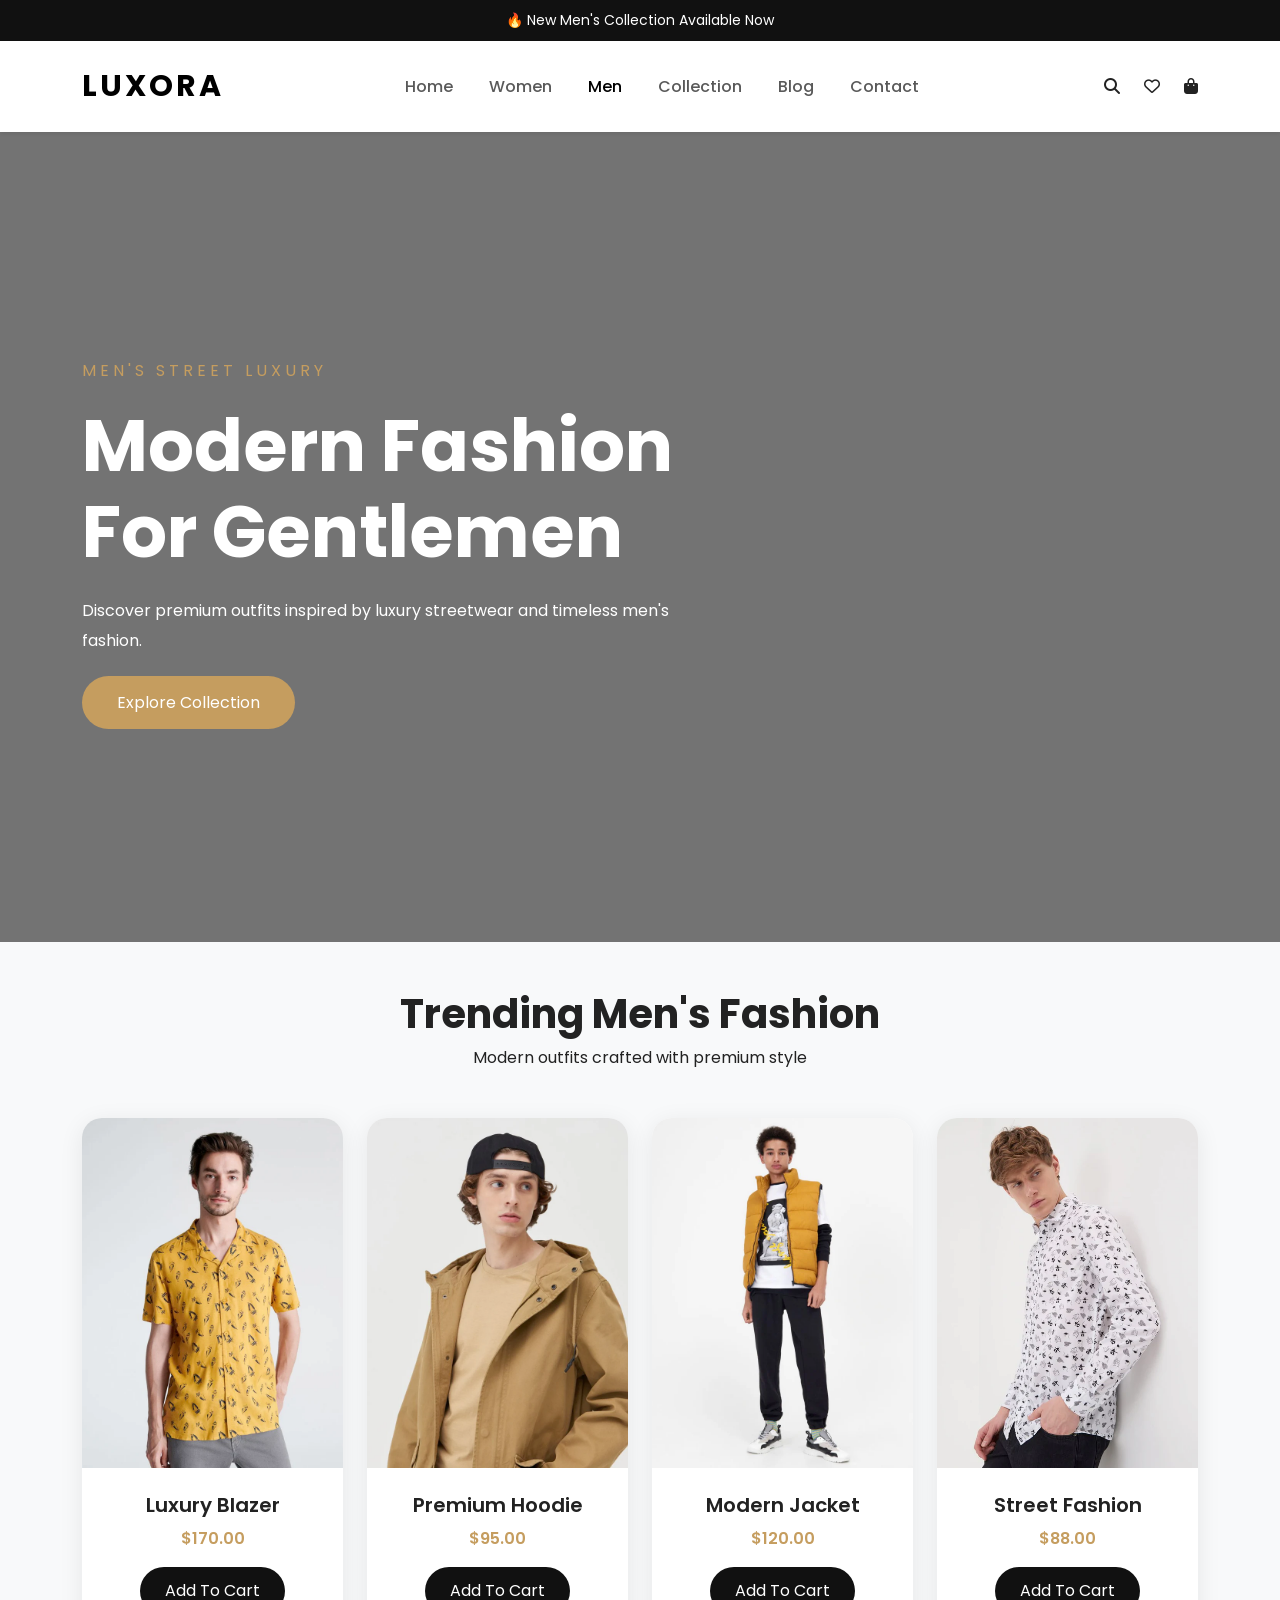
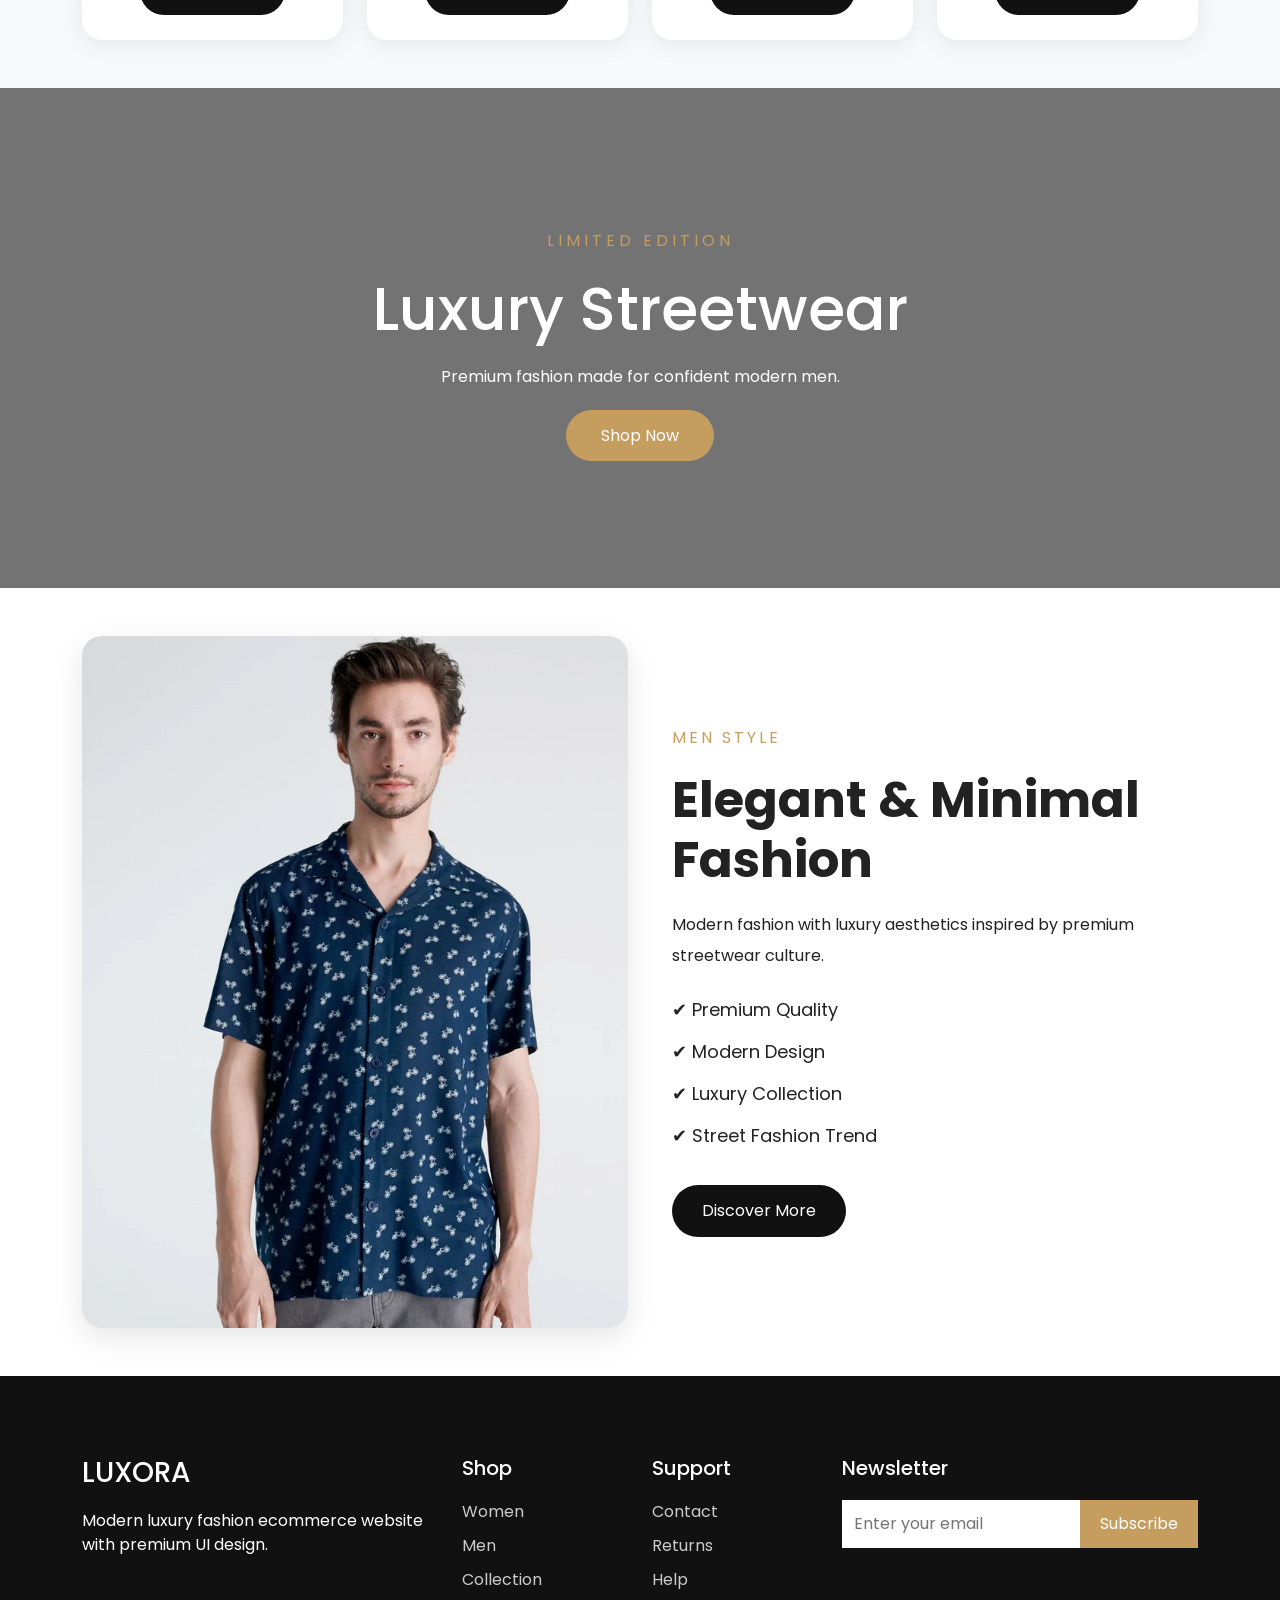
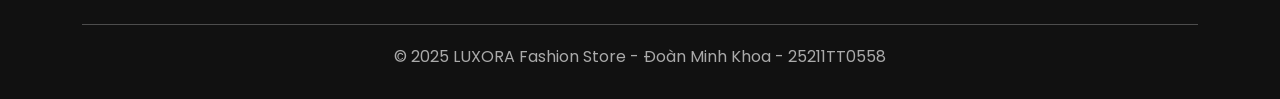
<file: men.html>
<!-- men.html -->

<!DOCTYPE html>
<html lang="en">
<head>
  <meta charset="UTF-8">
  <meta name="viewport" content="width=device-width, initial-scale=1.0">

  <title>Men Fashion | LUXORA</title>

  <!-- Bootstrap -->
  <link href="https://cdn.jsdelivr.net/npm/bootstrap@5.3.3/dist/css/bootstrap.min.css" rel="stylesheet">

  <!-- Font Awesome -->
  <link rel="stylesheet" href="https://cdnjs.cloudflare.com/ajax/libs/font-awesome/6.5.2/css/all.min.css">

  <!-- CSS -->
  <link rel="stylesheet" href="style.css">

</head>
<body>

<!-- TOPBAR -->
<div class="topbar text-center">
  🔥 New Men's Collection Available Now
</div>

<!-- NAVBAR -->
<nav class="navbar navbar-expand-lg navbar-light bg-white sticky-top shadow-sm">

  <div class="container">

    <a class="navbar-brand fw-bold logo" href="index.html">
      LUXORA
    </a>

    <button class="navbar-toggler" type="button" data-bs-toggle="collapse" data-bs-target="#menu">
      <span class="navbar-toggler-icon"></span>
    </button>

    <div class="collapse navbar-collapse" id="menu">

      <ul class="navbar-nav mx-auto">

        <li class="nav-item">
          <a class="nav-link" href="index.html">Home</a>
        </li>

        <li class="nav-item">
          <a class="nav-link" href="women.html">Women</a>
        </li>

        <li class="nav-item">
          <a class="nav-link active" href="men.html">Men</a>
        </li>

        <li class="nav-item">
          <a class="nav-link" href="collection.html">Collection</a>
        </li>

        <li class="nav-item">
          <a class="nav-link" href="blog.html">Blog</a>
        </li>

        <li class="nav-item">
          <a class="nav-link" href="contact.html">Contact</a>
        </li>

      </ul>

      <div class="icons">
        <i class="fa-solid fa-magnifying-glass"></i>
        <i class="fa-regular fa-heart"></i>
        <i class="fa-solid fa-bag-shopping"></i>
      </div>

    </div>

  </div>

</nav>

<!-- HERO -->
<section class="men-hero">

  <div class="container">

    <div class="men-content">

      <span>MEN'S STREET LUXURY</span>

      <h1>
        Modern Fashion
        For Gentlemen
      </h1>

      <p>
        Discover premium outfits inspired by luxury streetwear and timeless men's fashion.
      </p>

      <a href="#">
        Explore Collection
      </a>

    </div>

  </div>

</section>

<!-- PRODUCTS -->
<section class="py-5 bg-light">

  <div class="container">

    <div class="text-center mb-5">

      <h2 class="section-title">
        Trending Men's Fashion
      </h2>

      <p>
        Modern outfits crafted with premium style
      </p>

    </div>

    <div class="row g-4">

      <!-- PRODUCT -->
      <div class="col-lg-3 col-md-6">

        <div class="men-card">

          <div class="men-image">
            <img src="img/man/man 1.jpg">
          </div>

          <div class="men-info">

            <h5>Luxury Blazer</h5>

            <p>$170.00</p>

            <button>Add To Cart</button>

          </div>

        </div>

      </div>

      <!-- PRODUCT -->
      <div class="col-lg-3 col-md-6">

        <div class="men-card">

          <div class="men-image">
            <img src="img/man/man 2.jpg">
          </div>

          <div class="men-info">

            <h5>Premium Hoodie</h5>

            <p>$95.00</p>

            <button>Add To Cart</button>

          </div>

        </div>

      </div>

      <!-- PRODUCT -->
      <div class="col-lg-3 col-md-6">

        <div class="men-card">

          <div class="men-image">
            <img src="img/man/man 3.jpg">
          </div>

          <div class="men-info">

            <h5>Modern Jacket</h5>

            <p>$120.00</p>

            <button>Add To Cart</button>

          </div>

        </div>

      </div>

      <!-- PRODUCT -->
      <div class="col-lg-3 col-md-6">

        <div class="men-card">

          <div class="men-image">
            <img src="img/man/man 4.jpg">
          </div>

          <div class="men-info">

            <h5>Street Fashion</h5>

            <p>$88.00</p>

            <button>Add To Cart</button>

          </div>

        </div>

      </div>

    </div>

  </div>

</section>

<!-- BANNER -->
<section class="men-banner">

  <div class="men-overlay">

    <div class="men-banner-content">

      <span>LIMITED EDITION</span>

      <h2>Luxury Streetwear</h2>

      <p>
        Premium fashion made for confident modern men.
      </p>

      <a href="#">
        Shop Now
      </a>

    </div>

  </div>

</section>

<!-- STYLE SECTION -->
<section class="py-5">

  <div class="container">

    <div class="row align-items-center">

      <div class="col-lg-6">

        <img
          src="img/man/man 6.jpg"
          class="img-fluid style-image"
        >

      </div>

      <div class="col-lg-6">

        <div class="style-content">

          <span>MEN STYLE</span>

          <h2>
            Elegant &
            Minimal Fashion
          </h2>

          <p>
            Modern fashion with luxury aesthetics inspired by premium streetwear culture.
          </p>

          <ul>
            <li>✔ Premium Quality</li>
            <li>✔ Modern Design</li>
            <li>✔ Luxury Collection</li>
            <li>✔ Street Fashion Trend</li>
          </ul>

          <a href="#">
            Discover More
          </a>

        </div>

      </div>

    </div>

  </div>

</section>

<!-- FOOTER -->
<footer class="footer">

  <div class="container">

    <div class="row">

      <div class="col-lg-4">

        <h3>LUXORA</h3>

        <p>
          Modern luxury fashion ecommerce website with premium UI design.
        </p>

      </div>

      <div class="col-lg-2">

        <h5>Shop</h5>

        <ul>
          <li>Women</li>
          <li>Men</li>
          <li>Collection</li>
        </ul>

      </div>

      <div class="col-lg-2">

        <h5>Support</h5>

        <ul>
          <li>Contact</li>
          <li>Returns</li>
          <li>Help</li>
        </ul>

      </div>

      <div class="col-lg-4">

        <h5>Newsletter</h5>

        <div class="newsletter">

          <input type="email" placeholder="Enter your email">

          <button>
            Subscribe
          </button>

        </div>

      </div>

    </div>

    <hr>

    <div class="footer-bottom">
      © 2025 LUXORA Fashion Store - Đoàn Minh Khoa - 25211TT0558
    </div>

  </div>

</footer>

<script src="https://cdn.jsdelivr.net/npm/bootstrap@5.3.3/dist/js/bootstrap.bundle.min.js"></script>

</body>
</html>
</file>
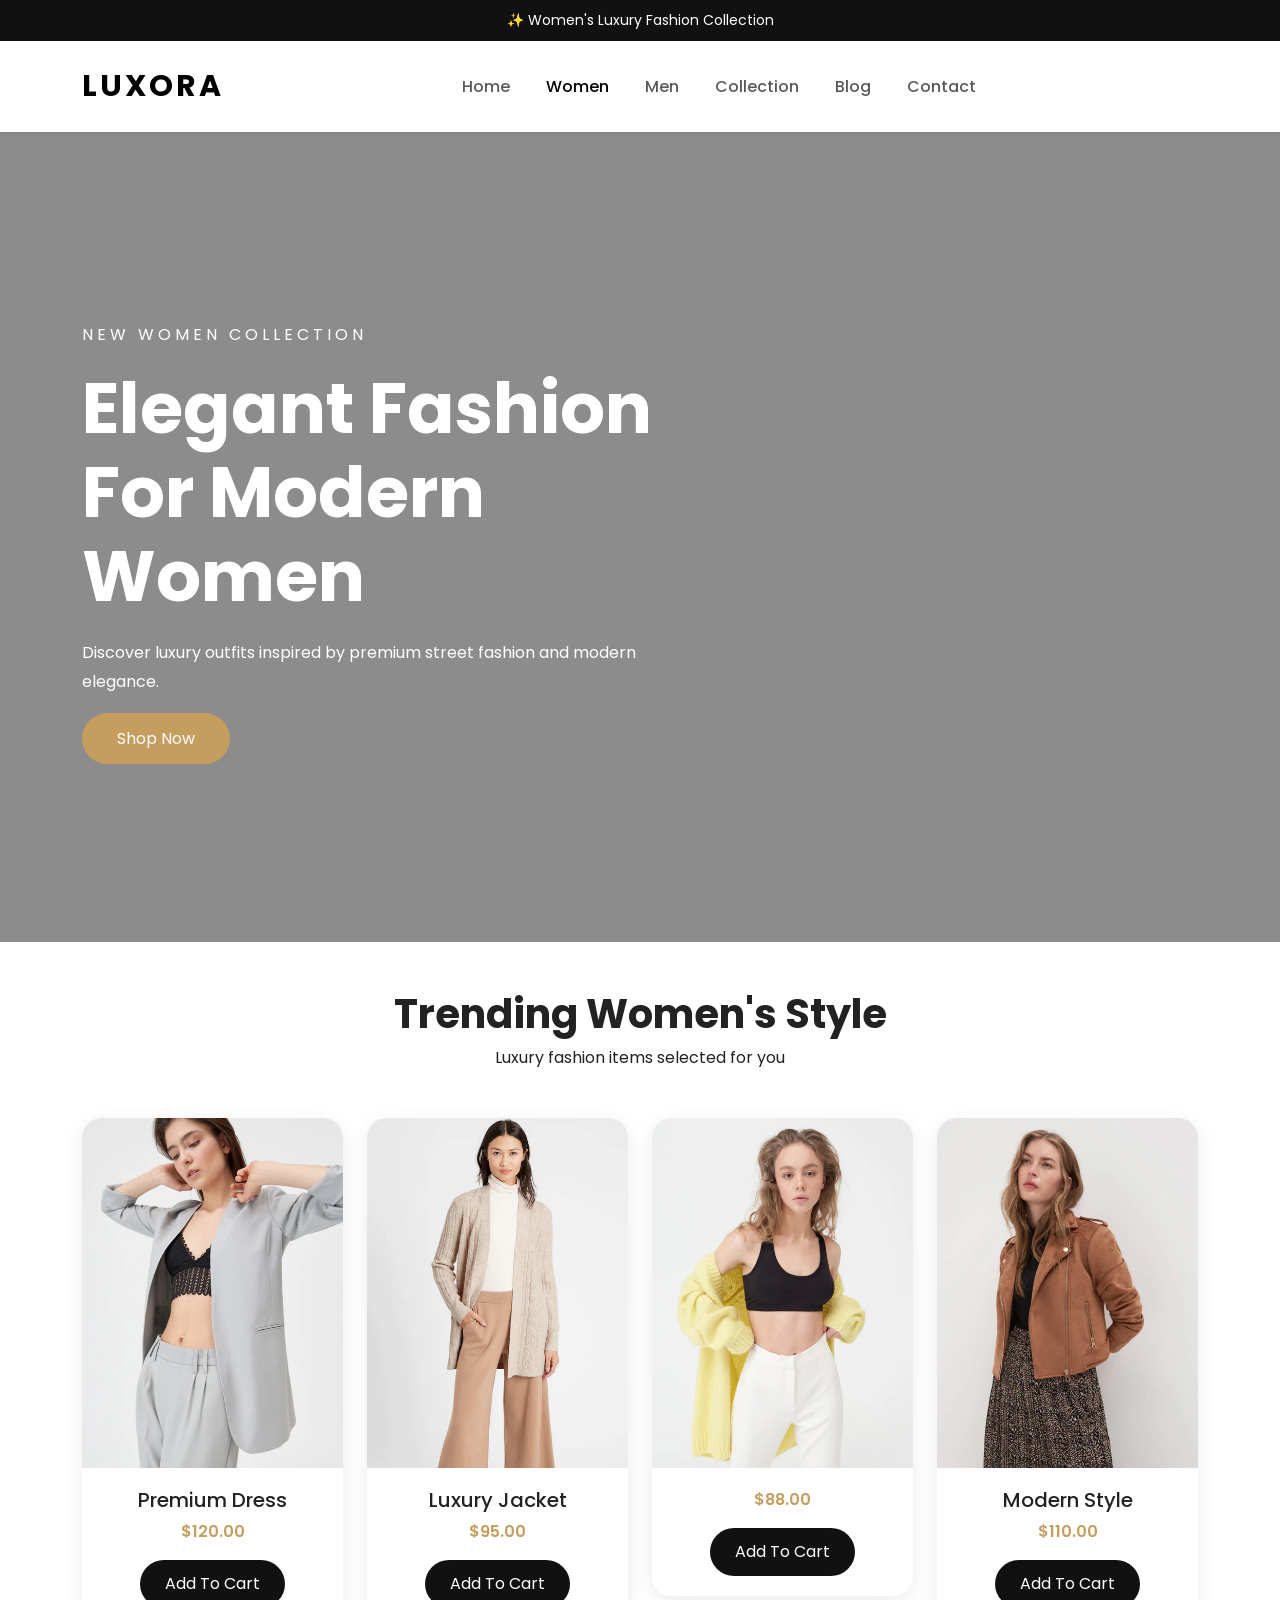
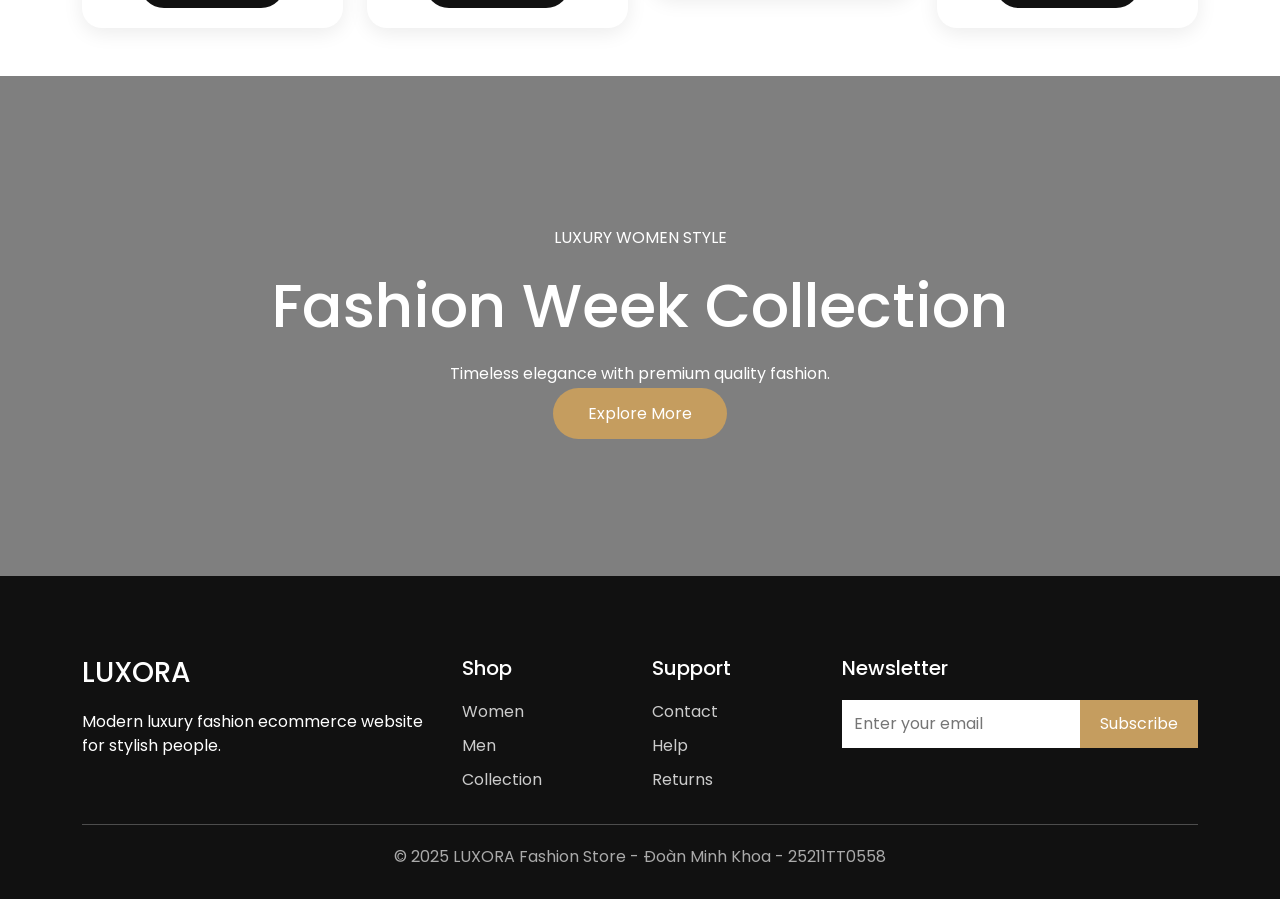
<file: women.html>
<!DOCTYPE html>
<html lang="en">
<head>
  <meta charset="UTF-8">
  <meta name="viewport" content="width=device-width, initial-scale=1.0">

  <title>Women Fashion</title>

  <!-- Bootstrap -->
  <link href="https://cdn.jsdelivr.net/npm/bootstrap@5.3.3/dist/css/bootstrap.min.css" rel="stylesheet">

  <!-- Font Awesome -->
  <link rel="stylesheet" href="https://cdnjs.cloudflare.com/ajax/libs/font-awesome/6.5.2/css/all.min.css">

  <!-- CSS -->
  <link rel="stylesheet" href="style.css">
  <link rel="stylesheet" href="index.html">
</head>
<body>

<!-- TOPBAR -->
<div class="topbar text-center">
  ✨ Women's Luxury Fashion Collection
</div>

<!-- NAVBAR -->
<nav class="navbar navbar-expand-lg navbar-light bg-white sticky-top shadow-sm">
  <div class="container">

    <a class="navbar-brand fw-bold logo" href="index.html">
      LUXORA
    </a>

    <button class="navbar-toggler" type="button" data-bs-toggle="collapse" data-bs-target="#menu">
      <span class="navbar-toggler-icon"></span>
    </button>

    <div class="collapse navbar-collapse" id="menu">

      <ul class="navbar-nav mx-auto">

        <li class="nav-item">
          <a class="nav-link" href="index.html">Home</a>
        </li>

        <li class="nav-item">
          <a class="nav-link active" href="women.html">Women</a>
        </li>

        <li class="nav-item">
          <a class="nav-link" href="men.html">Men</a>
        </li>

        <li class="nav-item">
          <a class="nav-link" href="collection.html">Collection</a>
        </li>

        <li class="nav-item">
          <a class="nav-link" href="blog.html">Blog</a>
        </li>

        <li class="nav-item">
          <a class="nav-link" href="contact.html">Contact</a>
        </li>

      </ul>

    </div>
  </div>
</nav>

<!-- HERO -->
<section class="women-hero">

  <div class="container">

    <div class="women-content">

      <span>NEW WOMEN COLLECTION</span>

      <h1>
        Elegant Fashion
        For Modern Women
      </h1>

      <p>
        Discover luxury outfits inspired by premium street fashion and modern elegance.
      </p>

      <a href="#">
        Shop Now
      </a>

    </div>

  </div>

</section>

<!-- PRODUCTS -->
<section class="py-5">

  <div class="container">

    <div class="text-center mb-5">
      <h2 class="section-title">Trending Women's Style</h2>
      <p>Luxury fashion items selected for you</p>
    </div>

    <div class="row g-4">

      <!-- CARD -->
      <div class="col-lg-3 col-md-6">

        <div class="women-card">

          <img src="img/girl/girl 1.jpg">

          <div class="women-info">

            <h5>Premium Dress</h5>

            <p>$120.00</p>

            <button>Add To Cart</button>

          </div>

        </div>

      </div>

      <div class="col-lg-3 col-md-6">

        <div class="women-card">

          <img src="img/girl/girl 3.jpg">

          <div class="women-info">

            <h5>Luxury Jacket</h5>

            <p>$95.00</p>

            <button>Add To Cart</button>

          </div>

        </div>

      </div>

      <div class="col-lg-3 col-md-6">

        <div class="women-card">

          <img src="img/girl/girl 4.jpg">

          <div class="women-info">

            <p>$88.00</p>

            <button>Add To Cart</button>

          </div>

        </div>

      </div>

      <div class="col-lg-3 col-md-6">

        <div class="women-card">

          <img src="img/girl/girl 5.jpg">

          <div class="women-info">

            <h5>Modern Style</h5>

            <p>$110.00</p>

            <button>Add To Cart</button>

          </div>

        </div>

      </div>

    </div>

  </div>

</section>

<!-- BANNER -->
<section class="women-banner">

  <div class="banner-overlay">

    <div class="banner-text">

      <span>LUXURY WOMEN STYLE</span>

      <h2>Fashion Week Collection</h2>

      <p>
        Timeless elegance with premium quality fashion.
      </p>

      <a href="#">
        Explore More
      </a>

    </div>

  </div>

</section>

<!-- FOOTER -->
<footer class="footer">

  <div class="container">

    <div class="row">

      <div class="col-lg-4">
        <h3>LUXORA</h3>

        <p>
          Modern luxury fashion ecommerce website for stylish people.
        </p>
      </div>

      <div class="col-lg-2">
        <h5>Shop</h5>

        <ul>
          <li>Women</li>
          <li>Men</li>
          <li>Collection</li>
        </ul>
      </div>

      <div class="col-lg-2">
        <h5>Support</h5>

        <ul>
          <li>Contact</li>
          <li>Help</li>
          <li>Returns</li>
        </ul>
      </div>

      <div class="col-lg-4">

        <h5>Newsletter</h5>

        <div class="newsletter">

          <input type="email" placeholder="Enter your email">

          <button>
            Subscribe
          </button>

        </div>

      </div>

    </div>

    <hr>

    <div class="footer-bottom">
      © 2025 LUXORA Fashion Store - Đoàn Minh Khoa - 25211TT0558
    </div>

  </div>

</footer>

<script src="https://cdn.jsdelivr.net/npm/bootstrap@5.3.3/dist/js/bootstrap.bundle.min.js"></script>

</body>
</html>
</file>
<file: style.css>
/* style.css */

@import url('https://fonts.googleapis.com/css2?family=Poppins:wght@300;400;500;600;700&display=swap');

*{
    margin:0;
    padding:0;
    box-sizing:border-box;
    font-family:'Poppins',sans-serif;
}

body{
    background:#fff;
    color:#222;
}

.topbar{
    background:#111;
    color:white;
    padding:10px;
    font-size:14px;
}

.logo{
    font-size:30px;
    letter-spacing:3px;
}

.navbar{
    padding:18px 0;
}

.nav-link{
    margin:0 10px;
    font-weight:500;
    transition:0.3s;
}

.nav-link:hover{
    color:#c59d5f !important;
}

.icons i{
    margin-left:20px;
    cursor:pointer;
    transition:0.3s;
}

.icons i:hover{
    color:#c59d5f;
}

.hero{
    height:90vh;
    display:flex;
    align-items:center;
    background-size:cover;
    background-position:center;
    position:relative;
}

.hero::before{
    content:'';
    position:absolute;
    width:100%;
    height:100%;
    background:rgba(0,0,0,0.35);
}

.hero-1{
    background-image:url('https://images.unsplash.com/photo-1496747611176-843222e1e57c?q=80&w=1600');
}

.hero-2{
    background-image:url('https://images.unsplash.com/photo-1529139574466-a303027c1d8b?q=80&w=1600');
}

.hero-content{
    position:relative;
    color:white;
    max-width:600px;
}

.sub-title{
    letter-spacing:4px;
    margin-bottom:15px;
}

.hero-content h1{
    font-size:65px;
    font-weight:700;
    margin-bottom:20px;
}

.hero-text{
    margin-bottom:30px;
    line-height:1.8;
}

.btn-shop{
    background:#c59d5f;
    color:white;
    padding:14px 35px;
    text-decoration:none;
    border-radius:50px;
    transition:0.3s;
}

.btn-shop:hover{
    background:#111;
}

.section-title{
    font-size:40px;
    font-weight:700;
}

.section-subtitle{
    color:#777;
}

.category-card{
    position:relative;
    overflow:hidden;
    border-radius:20px;
}

.category-card img{
    width:100%;
    height:450px;
    object-fit:cover;
    transition:0.5s;
}

.category-card:hover img{
    transform:scale(1.1);
}

.overlay{
    position:absolute;
    bottom:20px;
    left:20px;
    color:white;
    font-size:25px;
    font-weight:600;
}

.product-card{
    background:white;
    border-radius:20px;
    overflow:hidden;
    transition:0.4s;
}

.product-card:hover{
    transform:translateY(-10px);
    box-shadow:0 10px 30px rgba(0,0,0,0.1);
}

.product-img{
    overflow:hidden;
}

.product-img img{
    width:100%;
    height:350px;
    object-fit:cover;
    transition:0.5s;
}

.product-card:hover img{
    transform:scale(1.1);
}

.product-info{
    padding:20px;
    text-align:center;
}

.product-info h5{
    margin-bottom:10px;
}

.product-info p{
    color:#c59d5f;
    font-weight:600;
}

.product-info button{
    border:none;
    background:#111;
    color:white;
    padding:10px 25px;
    border-radius:30px;
    transition:0.3s;
}

.product-info button:hover{
    background:#c59d5f;
}

.banner{
    background:url('img/background.jpg');
    height:500px;
    background-size:cover;
    background-position:center;
    display:flex;
    align-items:center;
    justify-content:center;
    text-align:center;
    position:relative;
}

.banner::before{
    content:'';
    position:absolute;
    width:100%;
    height:100%;
    background:rgba(0,0,0,0.45);
}

.banner-content{
    position:relative;
    color:white;
}

.banner-content h2{
    font-size:55px;
    margin-bottom:20px;
}

.banner-content a{
    display:inline-block;
    margin-top:20px;
    background:#c59d5f;
    color:white;
    padding:14px 35px;
    border-radius:50px;
    text-decoration:none;
}

.review-card{
    background:#fff;
    padding:35px;
    border-radius:20px;
    box-shadow:0 5px 25px rgba(0,0,0,0.08);
    text-align:center;
    margin-bottom:20px;
}

.review-card i{
    font-size:35px;
    color:#c59d5f;
    margin-bottom:20px;
}

.footer{
    background:#111;
    color:white;
    padding:80px 0 30px;
}

.footer h3,
.footer h5{
    margin-bottom:20px;
}

.footer ul{
    list-style:none;
    padding:0;
}

.footer ul li{
    margin-bottom:10px;
    color:#ccc;
}

.newsletter{
    display:flex;
    margin-top:20px;
}

.newsletter input{
    width:100%;
    padding:12px;
    border:none;
    outline:none;
}

.newsletter button{
    border:none;
    background:#c59d5f;
    color:white;
    padding:12px 20px;
}

.footer-bottom{
    text-align:center;
    color:#aaa;
    margin-top:20px;
}

@media(max-width:768px){

    .hero-content h1{
        font-size:42px;
    }

    .hero{
        height:70vh;
    }

    .section-title{
        font-size:30px;
    }

    .banner-content h2{
        font-size:35px;
    }

}
/* WOMEN PAGE */

.women-hero{
    height:90vh;
    background:url('https://images.unsplash.com/photo-1496747611176-843222e1e57c?q=80&w=1600');
    background-size:cover;
    background-position:center;
    position:relative;
    display:flex;
    align-items:center;
}

.women-hero::before{
    content:'';
    position:absolute;
    width:100%;
    height:100%;
    background:rgba(0,0,0,0.45);
}

.women-content{
    position:relative;
    color:white;
    max-width:600px;
}

.women-content span{
    letter-spacing:4px;
}

.women-content h1{
    font-size:70px;
    margin:20px 0;
    font-weight:700;
}

.women-content p{
    line-height:1.8;
    margin-bottom:30px;
}

.women-content a{
    background:#c59d5f;
    color:white;
    padding:14px 35px;
    border-radius:40px;
    text-decoration:none;
}

.women-card{
    background:white;
    border-radius:20px;
    overflow:hidden;
    transition:0.4s;
    box-shadow:0 5px 20px rgba(0,0,0,0.08);
}

.women-card:hover{
    transform:translateY(-10px);
}

.women-card img{
    width:100%;
    height:350px;
    object-fit:cover;
}

.women-info{
    padding:20px;
    text-align:center;
}

.women-info p{
    color:#c59d5f;
    font-weight:600;
}

.women-info button{
    border:none;
    background:#111;
    color:white;
    padding:12px 25px;
    border-radius:30px;
}

.women-banner{
    height:500px;
    background:url('https://images.unsplash.com/photo-1483985988355-763728e1935b?q=80&w=1600');
    background-size:cover;
    background-position:center;
    position:relative;
}

.banner-overlay{
    width:100%;
    height:100%;
    background:rgba(0,0,0,0.5);
    display:flex;
    align-items:center;
    justify-content:center;
    text-align:center;
}

.banner-text{
    color:white;
}

.banner-text h2{
    font-size:60px;
    margin:20px 0;
}

.banner-text a{
    background:#c59d5f;
    color:white;
    padding:14px 35px;
    border-radius:40px;
    text-decoration:none;
}

@media(max-width:768px){

    .women-content h1{
        font-size:42px;
    }

    .banner-text h2{
        font-size:38px;
    }

}
/* MEN PAGE */

.men-hero{
    height:90vh;
    background:url('https://images.unsplash.com/photo-1500648767791-00dcc994a43e?q=80&w=1600');
    background-size:cover;
    background-position:center;
    position:relative;
    display:flex;
    align-items:center;
}

.men-hero::before{
    content:'';
    position:absolute;
    width:100%;
    height:100%;
    background:rgba(0,0,0,0.55);
}

.men-content{
    position:relative;
    color:white;
    max-width:650px;
}

.men-content span{
    letter-spacing:4px;
    color:#c59d5f;
}

.men-content h1{
    font-size:72px;
    font-weight:700;
    margin:20px 0;
}

.men-content p{
    line-height:1.9;
    margin-bottom:35px;
}

.men-content a{
    background:#c59d5f;
    color:white;
    padding:15px 35px;
    border-radius:40px;
    text-decoration:none;
    transition:0.4s;
}

.men-content a:hover{
    background:#111;
}

.men-card{
    background:white;
    border-radius:20px;
    overflow:hidden;
    transition:0.4s;
    box-shadow:0 5px 25px rgba(0,0,0,0.08);
}

.men-card:hover{
    transform:translateY(-10px);
}

.men-image{
    overflow:hidden;
}

.men-image img{
    width:100%;
    height:350px;
    object-fit:cover;
    transition:0.6s;
}

.men-card:hover img{
    transform:scale(1.08);
}

.men-info{
    padding:25px;
    text-align:center;
}

.men-info h5{
    margin-bottom:10px;
    font-weight:600;
}

.men-info p{
    color:#c59d5f;
    font-weight:600;
}

.men-info button{
    border:none;
    background:#111;
    color:white;
    padding:12px 25px;
    border-radius:30px;
    transition:0.4s;
}

.men-info button:hover{
    background:#c59d5f;
}

.men-banner{
    height:500px;
    background:url('https://images.unsplash.com/photo-1507679799987-c73779587ccf?q=80&w=1600');
    background-size:cover;
    background-position:center;
    position:relative;
}

.men-overlay{
    width:100%;
    height:100%;
    background:rgba(0,0,0,0.55);
    display:flex;
    justify-content:center;
    align-items:center;
    text-align:center;
}

.men-banner-content{
    color:white;
}

.men-banner-content span{
    color:#c59d5f;
    letter-spacing:4px;
}

.men-banner-content h2{
    font-size:60px;
    margin:20px 0;
}

.men-banner-content p{
    margin-bottom:35px;
}

.men-banner-content a{
    background:#c59d5f;
    color:white;
    padding:14px 35px;
    border-radius:40px;
    text-decoration:none;
}

.style-image{
    border-radius:20px;
    box-shadow:0 10px 30px rgba(0,0,0,0.1);
}

.style-content{
    padding:20px;
}

.style-content span{
    color:#c59d5f;
    letter-spacing:3px;
}

.style-content h2{
    font-size:50px;
    margin:20px 0;
    font-weight:700;
}

.style-content p{
    line-height:1.9;
    margin-bottom:25px;
}

.style-content ul{
    list-style:none;
    padding:0;
}

.style-content ul li{
    margin-bottom:15px;
    font-size:18px;
}

.style-content a{
    display:inline-block;
    margin-top:20px;
    background:#111;
    color:white;
    padding:14px 30px;
    border-radius:40px;
    text-decoration:none;
    transition:0.4s;
}

.style-content a:hover{
    background:#c59d5f;
}

@media(max-width:768px){

    .men-content h1{
        font-size:42px;
    }

    .men-banner-content h2{
        font-size:38px;
    }

    .style-content h2{
        font-size:35px;
    }

}
</file>
